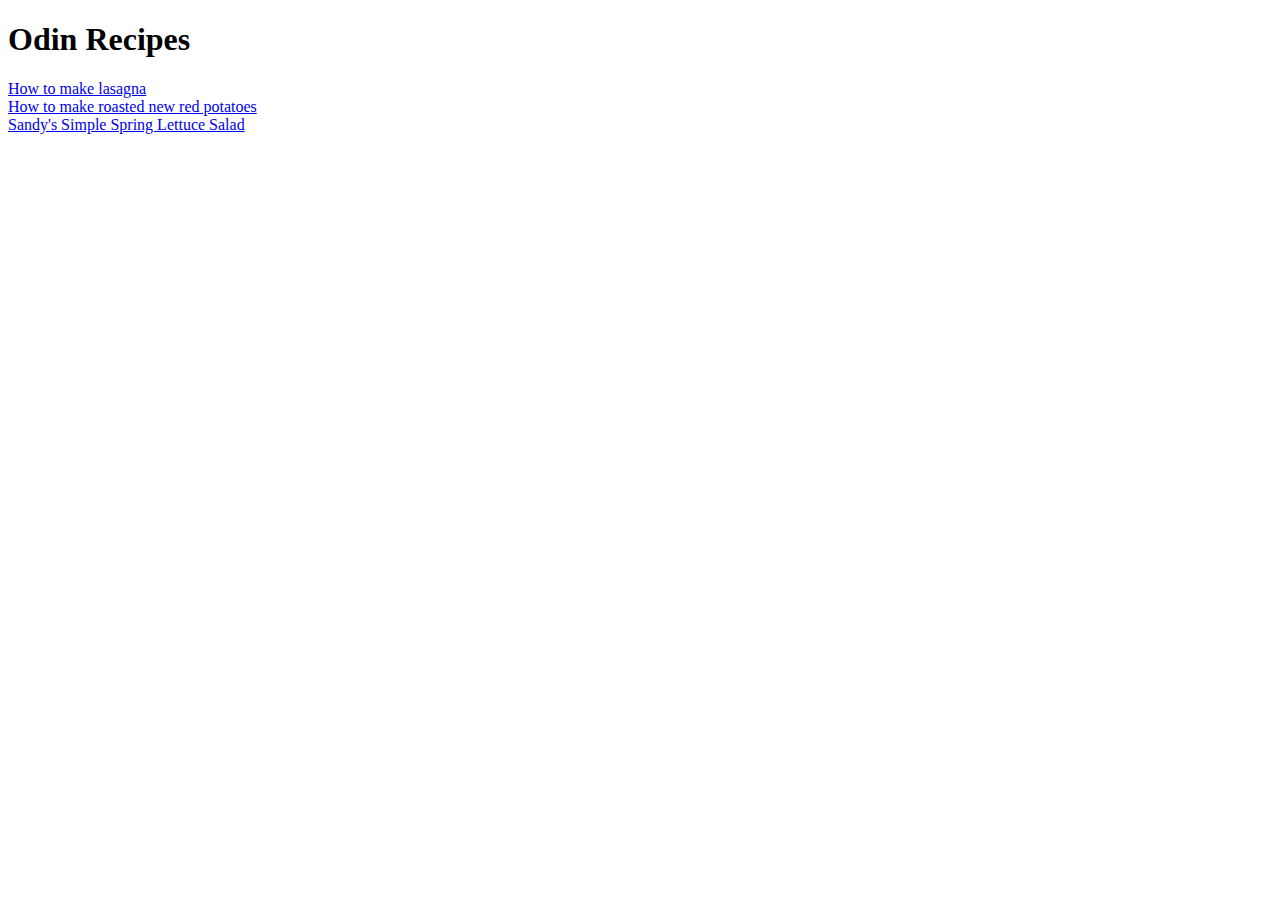
<file: index.html>
<!DOCTYPE html>
<html lang="en">
    <head>
        <meta charset="UTF-8">
        <title>Odin Recipes</title>
    </head>

    <body>
        <h1>Odin Recipes</h1>

        <a href="./recipes/lasagna.html" a>How to make lasagna</a>
        <br>

        <a href="./recipes/roasted-new-red-potatoes.html">How to make roasted new red potatoes</a>
        <br>
        
        <a href="./recipes/spring-lettuce-salad.html">Sandy's Simple Spring Lettuce Salad</a>
        <br>
    </body>
</html>
</file>
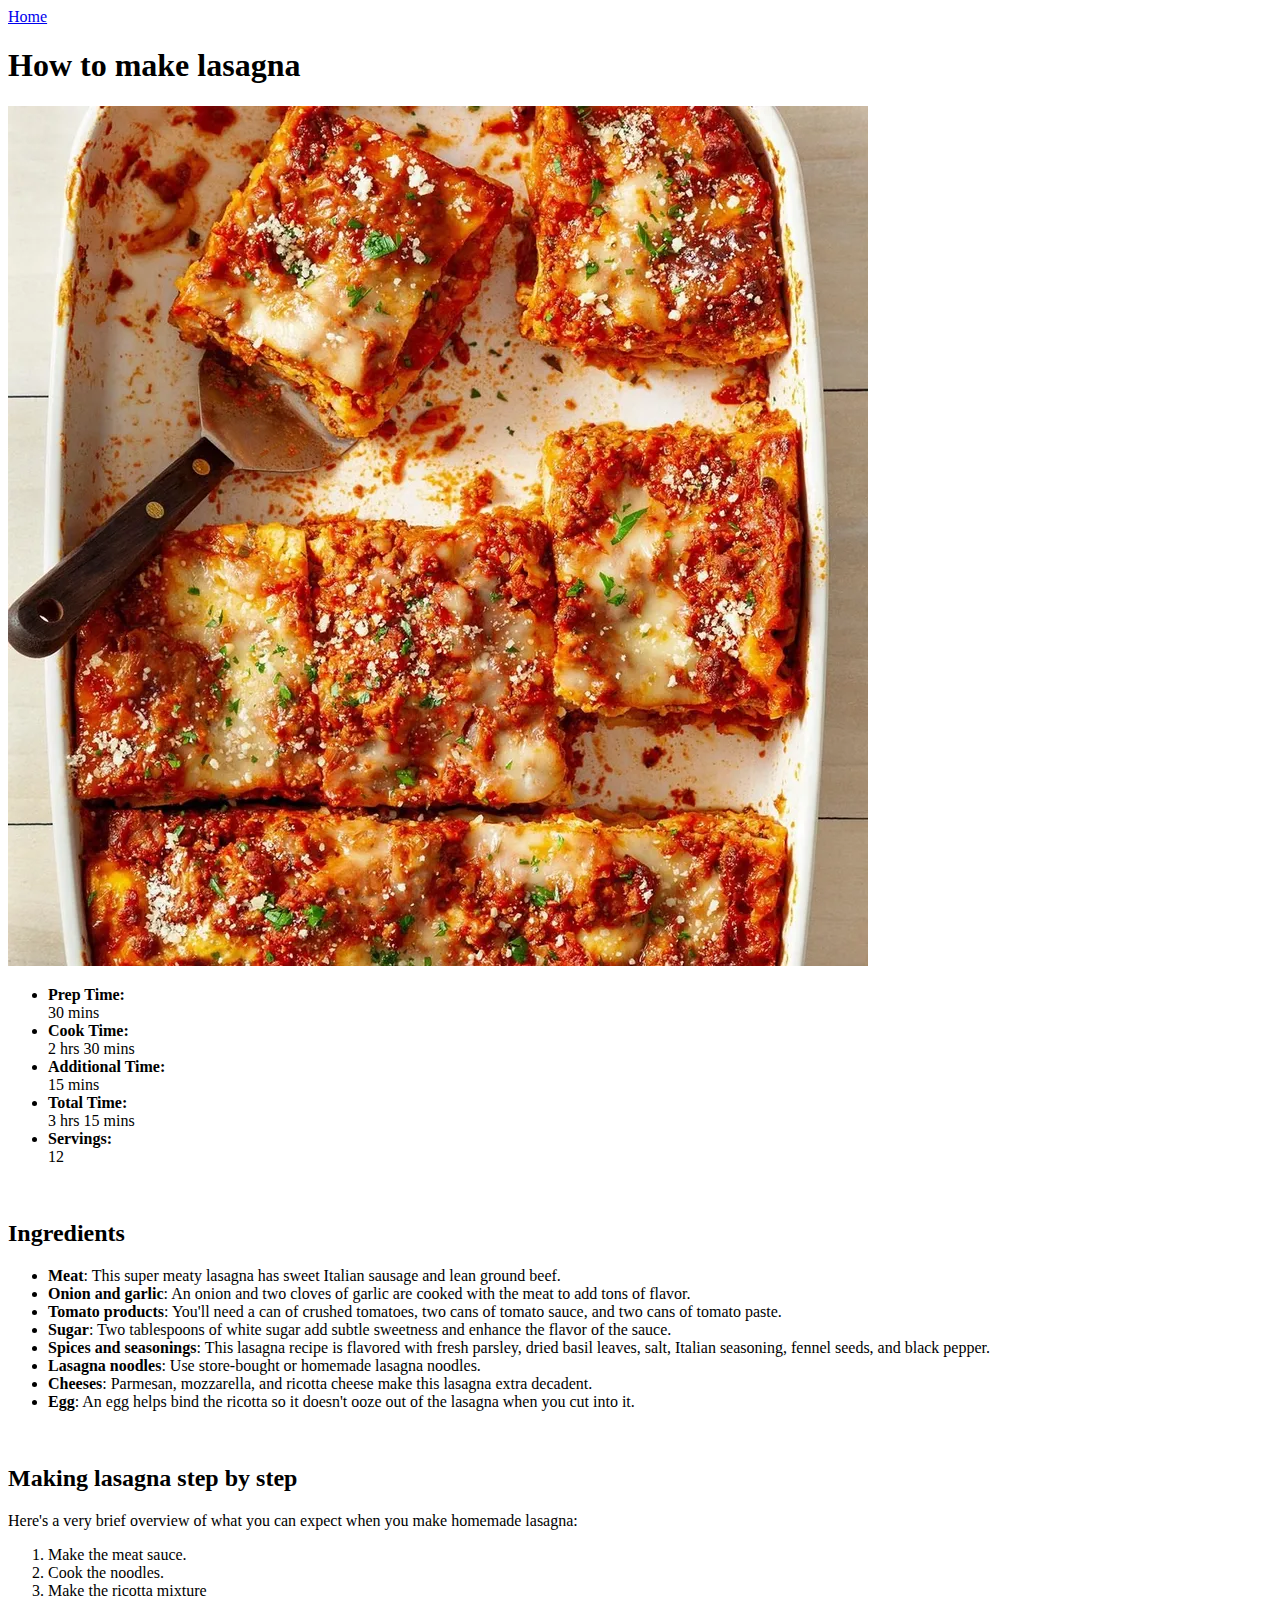
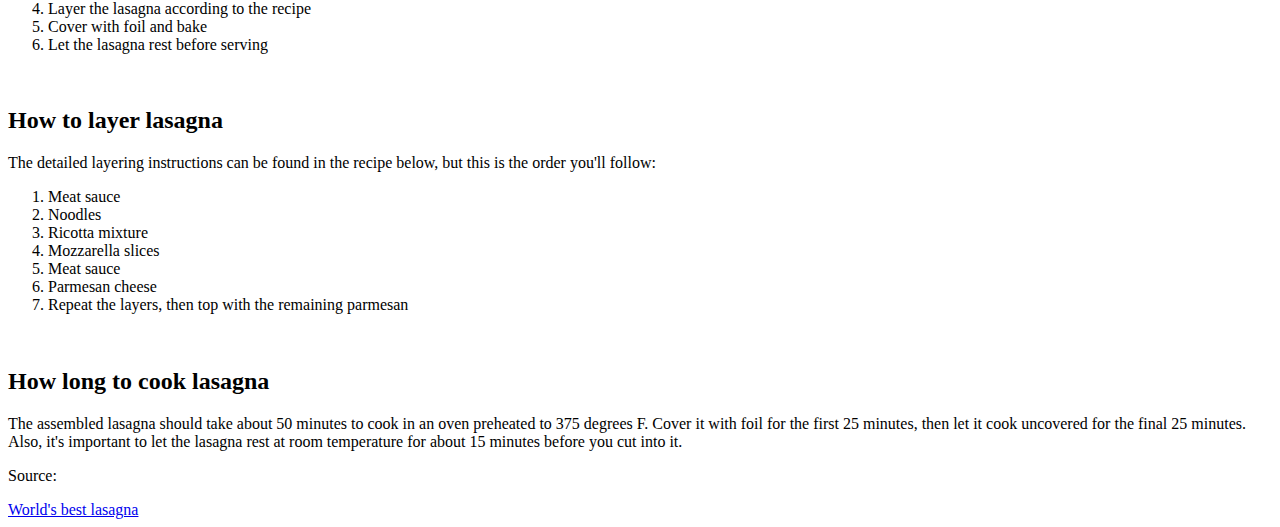
<file: recipes/lasagna.html>
<!DOCTYPE html>
<html lang="en">
    <head>
        <meta charset="UTF-8">
        <title>Odin lasagna</title>
    </head>

    <body>
        <a href="../index.html">Home</a>
        <br>
        
        <h1>How to make lasagna</h1>
        <img src="../images/bestlasagana.webp" alt="A delicious looking lasagna">
        <br>
        
        <ul>
            <li>
                <strong>Prep Time:</strong><br>30 mins
            </li>
            <li>
                <strong>Cook Time:</strong><br>2 hrs 30 mins
            </li>
            <li>
                <strong>Additional Time:</strong><br>15 mins
            </li>
            <li>
                <strong>Total Time:</strong><br>3 hrs 15 mins
            </li>
            <li>
                <strong>Servings:</strong><br>12
            </li>
        </ul>
        <br>

        <h2>Ingredients</h2>
        <ul>
            <li><strong>Meat</strong>: This super meaty lasagna has sweet Italian sausage and lean ground beef.</li>
            <li><strong>Onion and garlic</strong>: An onion and two cloves of garlic are cooked with the meat to add tons of flavor.</li>
            <li><strong>Tomato products</strong>: You'll need a can of crushed tomatoes, two cans of tomato sauce, and two cans of tomato paste.</li>
            <li><strong>Sugar</strong>: Two tablespoons of white sugar add subtle sweetness and enhance the flavor of the sauce.</li>
            <li><strong>Spices and seasonings</strong>: This lasagna recipe is flavored with fresh parsley, dried basil leaves, salt, Italian seasoning, fennel seeds, and black pepper.</li>
            <li><strong>Lasagna noodles</strong>: Use store-bought or homemade lasagna noodles.</li>
            <li><strong>Cheeses</strong>: Parmesan, mozzarella, and ricotta cheese make this lasagna extra decadent.</li>
            <li><strong>Egg</strong>: An egg helps bind the ricotta so it doesn't ooze out of the lasagna when you cut into it.</li>
        </ul>
        <br>

        <h2>Making lasagna step by step</h2>
        <p>Here's a very brief overview of what you can expect when you make homemade lasagna:</p>
        <ol>
            <li>Make the meat sauce.</li>
            <li>Cook the noodles.</li>
            <li>Make the ricotta mixture</li>
            <li>Layer the lasagna according to the recipe</li>
            <li>Cover with foil and bake</li>
            <li>Let the lasagna rest before serving</li>
        </ol>
        <br>

        <h2>How to layer lasagna</h2>
        <p>The detailed layering instructions can be found in the recipe below, but this is the order you'll follow:</p>
        <ol>
            <li>Meat sauce</li>
            <li>Noodles</li>
            <li>Ricotta mixture</li>
            <li>Mozzarella slices</li>
            <li>Meat sauce</li>
            <li>Parmesan cheese</li>
            <li>Repeat the layers, then top with the remaining parmesan</li>
        </ol>
        <br>

        <h2>How long to cook lasagna</h2>
        <p>The assembled lasagna should take about 50 minutes to cook in an oven preheated to 375 degrees F. Cover it with foil for the first 25 minutes, then let it cook uncovered for the final 25 minutes. Also, it's important to let the lasagna rest at room temperature for about 15 minutes before you cut into it.</p>

    </body>

    <footer>
        <p>Source:</p>
        <a href="https://www.allrecipes.com/recipe/23600/worlds-best-lasagna/" rel="noopener noreferrer">World's best lasagna</a>
    </footer>
</html>
</file>
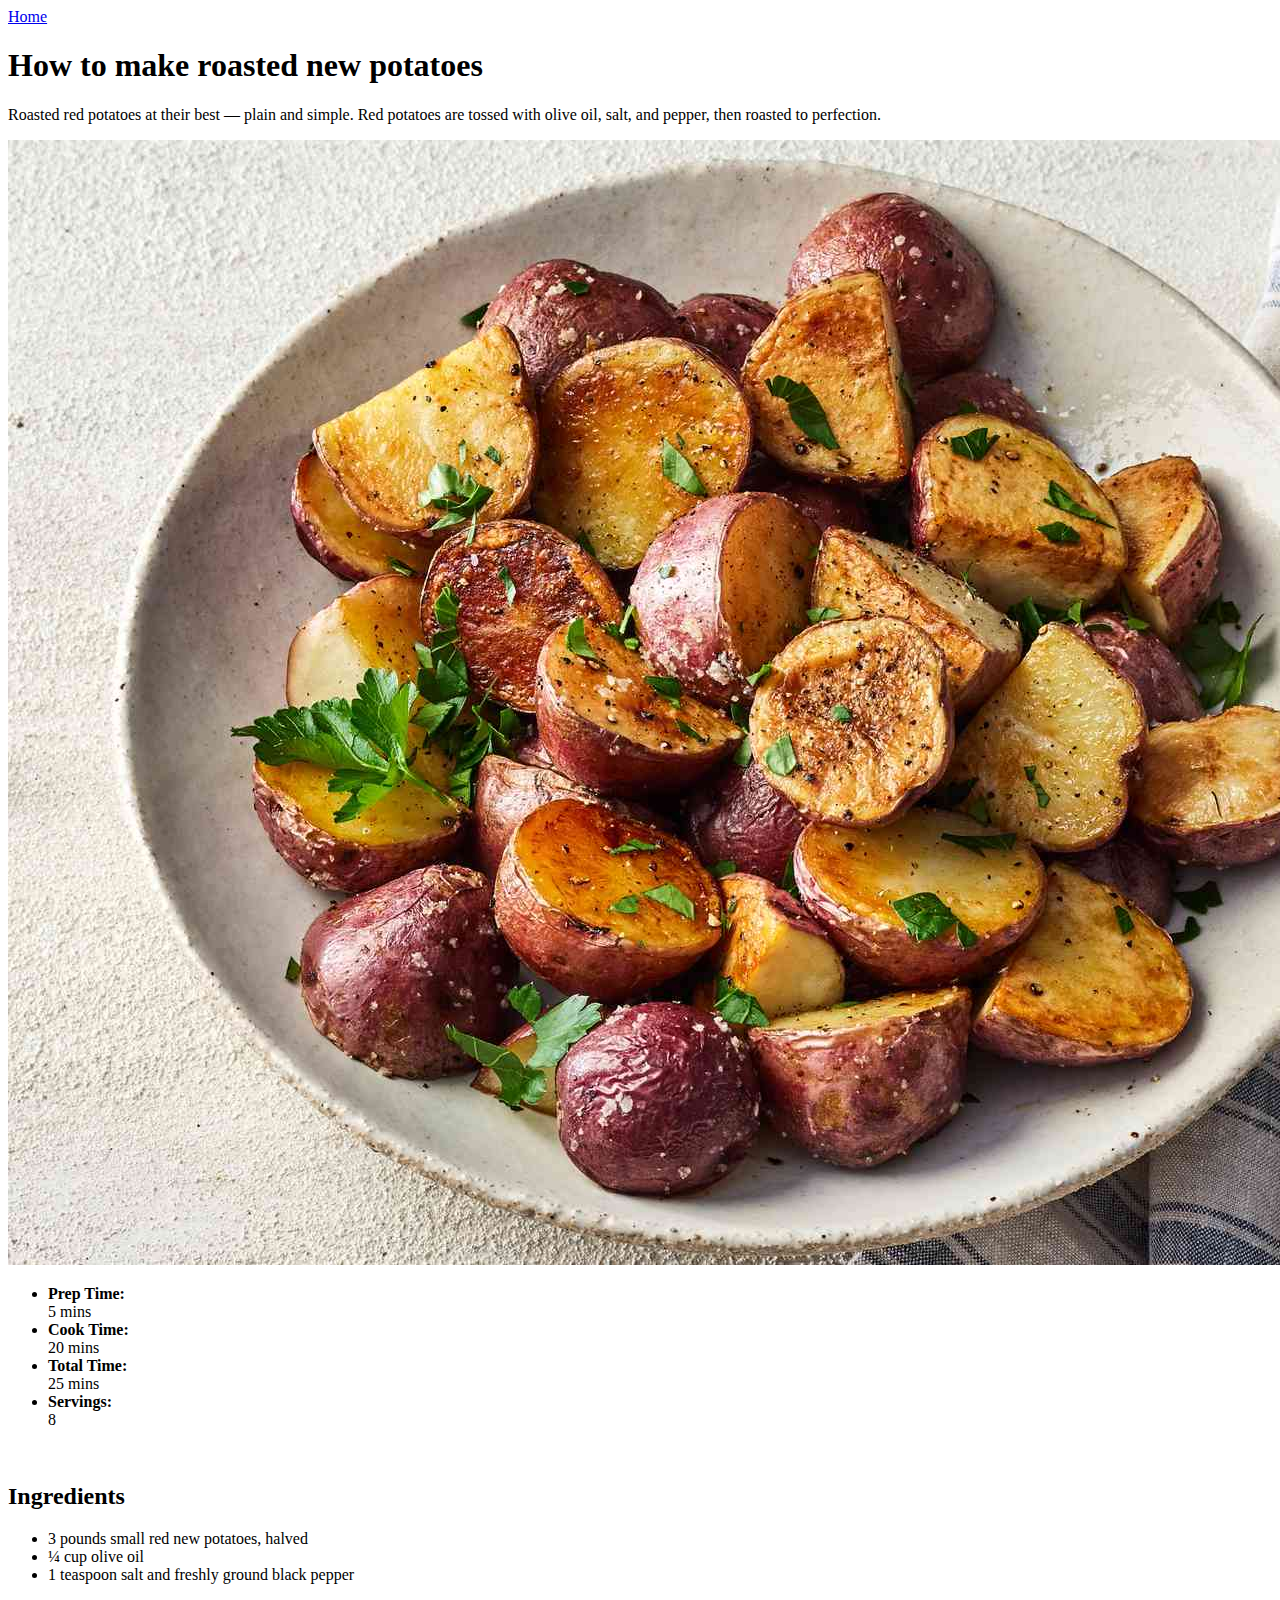
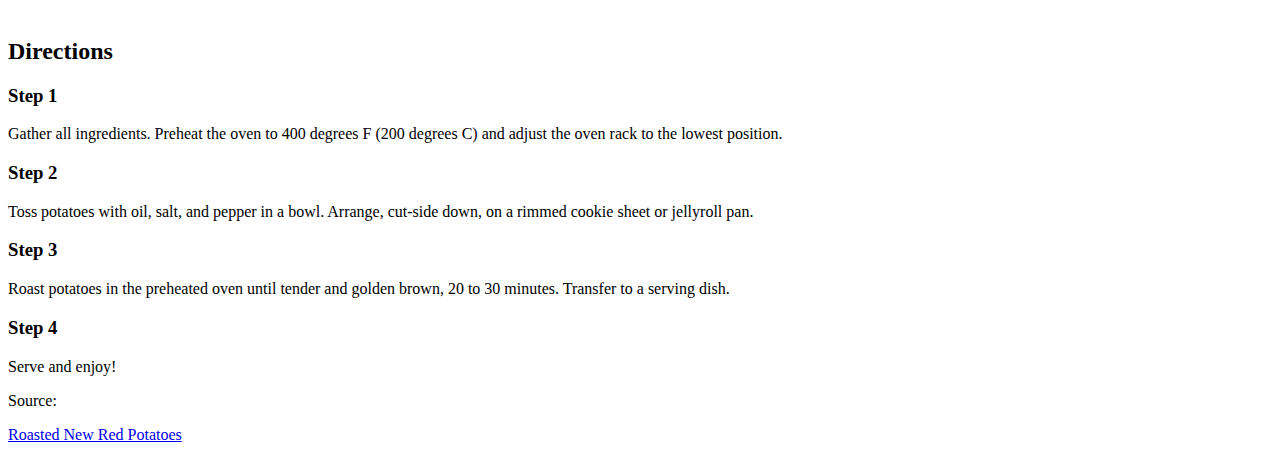
<file: recipes/roasted-new-red-potatoes.html>
<!DOCTYPE html>
<html lang="en">
    <head>
        <meta charset="UTF-8">
        <title>Odin roasted new red potatoes</title>
    </head>

    <body>
        <a href="../index.html">Home</a>
        <br>
        
        <h1>How to make roasted new potatoes</h1>
        <p>Roasted red potatoes at their best — plain and simple. Red potatoes are tossed with olive oil, salt, and pepper, then roasted to perfection.</p>
        <img src="../images/roastedredpotatoes.jpg" alt="A plate full of roasted potatoes">
        <br>

        <ul>
            <li>
                <strong>Prep Time:</strong><br>5 mins
            </li>
            <li>
                <strong>Cook Time:</strong><br>20 mins
            </li>
            <li>
                <strong>Total Time:</strong><br>25 mins
            </li>
            <li>
                <strong>Servings:</strong><br>8
            </li>
        </ul>
        <br>

        <h2>Ingredients</h2>
        <ul>
            <li>3 pounds small red new potatoes, halved</li>
            <li>&#188; cup olive oil</li>
            <li>1 teaspoon salt and freshly ground black pepper</li>
        </ul>
        <br>

        <h2>Directions</h2>
        <h3>Step 1</h3>
        <p>Gather all ingredients. Preheat the oven to 400 degrees F (200 degrees C) and adjust the oven rack to the lowest position. </p>
        <h3>Step 2</h3>
        <p>Toss potatoes with oil, salt, and pepper in a bowl. Arrange, cut-side down, on a rimmed cookie sheet or jellyroll pan. </p>
        <h3>Step 3</h3>
        <p>Roast potatoes in the preheated oven until tender and golden brown, 20 to 30 minutes. Transfer to a serving dish. </p>
        <h3>Step 4</h3>
        <p>Serve and enjoy! </p>
    </body>

    <footer>
        <p>Source:</p>
        <a href="https://www.allrecipes.com/recipe/76954/roasted-new-red-potatoes/" rel="noopener noreferrer">Roasted New Red Potatoes</a>
    </footer>
</html>
</file>
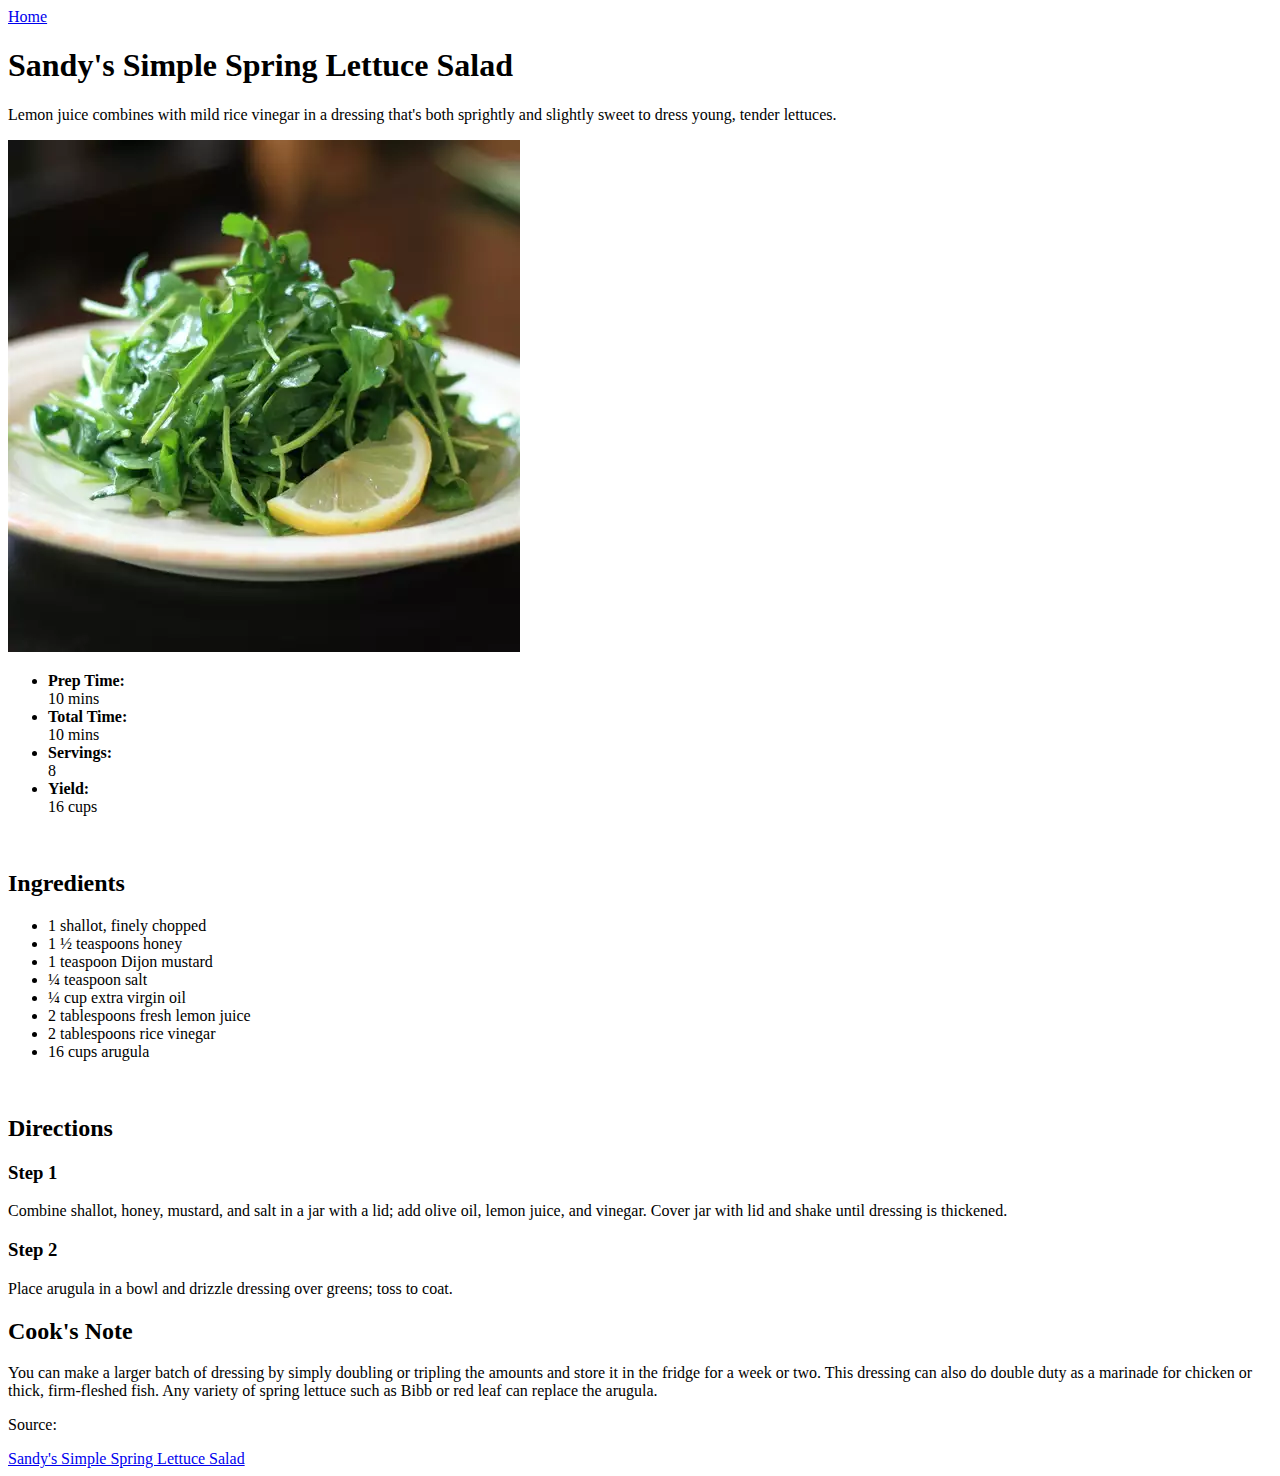
<file: recipes/spring-lettuce-salad.html>
<!DOCTYPE html>
<html lang="en">
    <head>
        <meta charset="UTF-8">
        <title>Odin Spring Lettuce Salad</title>
    </head>

    <body>
        <a href="../index.html">Home</a>
        <br>
        
        <h1>Sandy's Simple Spring Lettuce Salad</h1>
        <p>Lemon juice combines with mild rice vinegar in a dressing that's both sprightly and slightly sweet to dress young, tender lettuces.</p>
        <img src="../images/springsalad.webp">
        <br>

        <ul>
            <li>
                <strong>Prep Time:</strong><br>10 mins
            </li>
            <li>
                <strong>Total Time:</strong><br>10 mins
            </li>
            <li>
                <strong>Servings:</strong><br>8
            </li>
            <li>
                <strong>Yield:</strong><br>16 cups
            </li>
        </ul>
        <br>

        <h2>Ingredients</h2>
        <ul>
            <li>1 shallot, finely chopped</li>
            <li>1 &#189; teaspoons honey</li>
            <li>1 teaspoon Dijon mustard</li>
            <li>&#188; teaspoon salt</li>
            <li>&#188; cup extra virgin oil</li>
            <li>2 tablespoons fresh lemon juice</li>
            <li>2 tablespoons rice vinegar</li>
            <li>16 cups arugula</li>
        </ul>
        <br>

        <h2>Directions</h2>
        <h3>Step 1</h3>
        <p>Combine shallot, honey, mustard, and salt in a jar with a lid; add olive oil, lemon juice, and vinegar. Cover jar with lid and shake until dressing is thickened. </p>
        <h3>Step 2</h3>
        <p>Place arugula in a bowl and drizzle dressing over greens; toss to coat. </p>

        <h2>Cook's Note</h2>
        <p> You can make a larger batch of dressing by simply doubling or tripling the amounts and store it in the fridge for a week or two. This dressing can also do double duty as a marinade for chicken or thick, firm-fleshed fish.

            Any variety of spring lettuce such as Bibb or red leaf can replace the arugula. </p>
    </body>

    <footer>
        <p>Source:</p>
        <a href="https://www.allrecipes.com/recipe/240460/sandys-simple-spring-lettuce-salad/" rel="noopener noreferrer">Sandy's Simple Spring Lettuce Salad</a>
    </footer>
</html>
</file>
